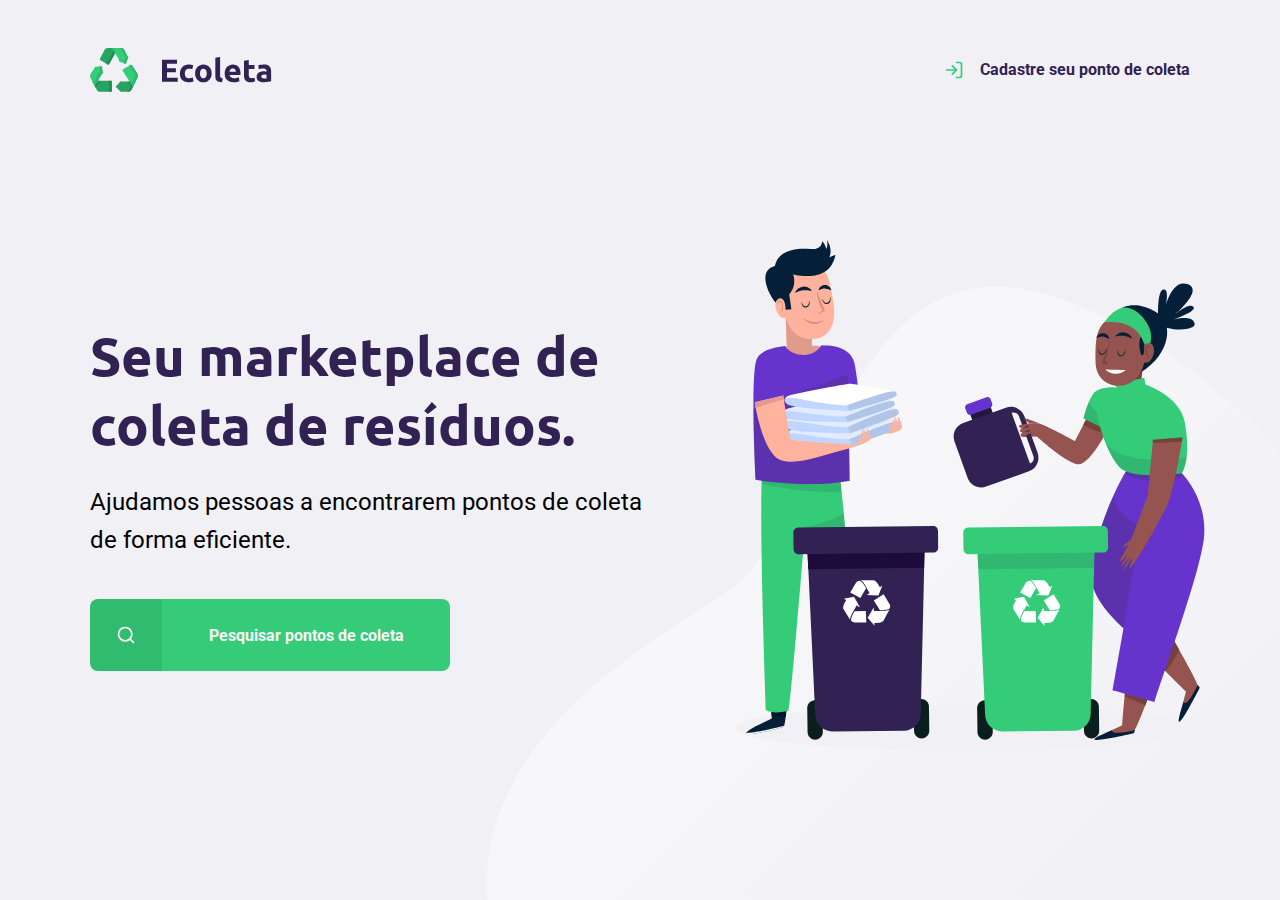
<file: index.html>
<!DOCTYPE html>
<html lang="pt-br">

<head>
    <meta charset="UTF-8">
    <meta name="viewport" content="width=device-width, initial-scale=1.0">
    <link href="https://fonts.googleapis.com/css2?family=Roboto&family=Ubuntu:wght@700&display=swap" rel="stylesheet">
    <link rel="stylesheet" href="./styles/main.css">
    <link rel="stylesheet" href="./styles/home.css">
    <link rel="stylesheet" href="./styles/responsive.css">

    <title>Ecoleta</title>
</head>

<body>

    <div id="page-home">

        <div class="content">
            <header>
                <img src="./assets/logo.svg" alt="Logomarca">
                <a href="#">
                    <span></span>
                    Cadastre seu ponto de coleta
                </a>
            </header>

            <main>
                <h1>Seu marketplace de coleta de resíduos.</h1>

                <p>Ajudamos pessoas a encontrarem pontos de coleta de forma eficiente.</p>

                <a href="#">
                    <span></span>
                    <strong>Pesquisar pontos de coleta</strong>
                </a>

            </main>

        </div>
    </div>

</body>

</html>
</file>
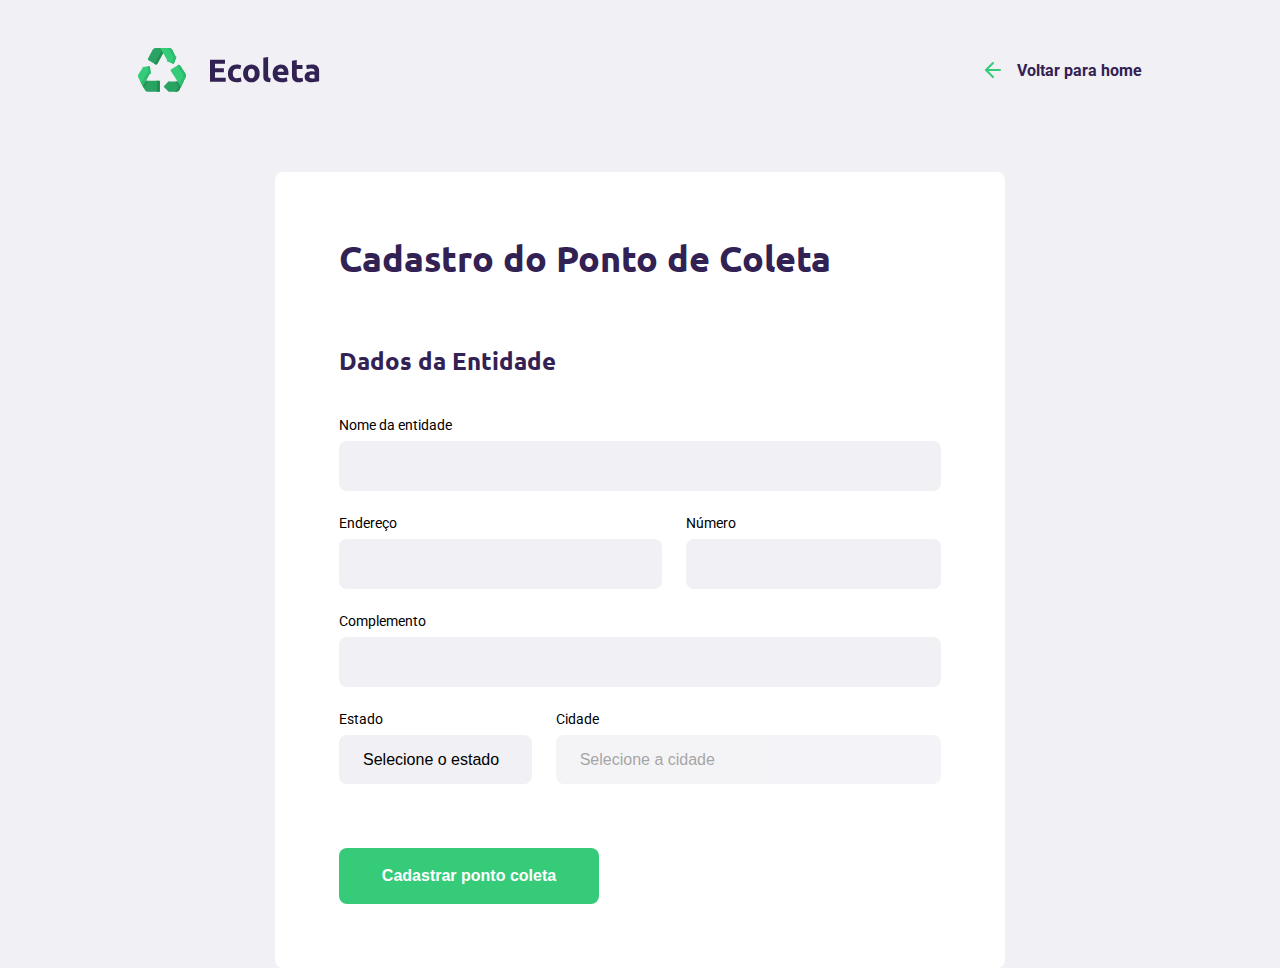
<file: create-point.html>
<!DOCTYPE html>
<html lang="pt-br">

<head>
    <meta charset="UTF-8">
    <meta name="viewport" content="width=device-width, initial-scale=1.0">
    <link href="https://fonts.googleapis.com/css2?family=Roboto&family=Ubuntu:wght@700&display=swap" rel="stylesheet">

    <link rel="stylesheet" href="./styles/main.css">
    <link rel="stylesheet" href="./styles/create-point.css">
    <link rel="stylesheet" href="./styles/responsive.css">

    <title>Cadastrar Ponto de Coleta</title>
</head>

<body>

    <div id="page-create-point">


        <header>
            <img src="./assets/logo.svg" alt="Logomarca">
            <a href="#">
                <span></span>
                Voltar para home
            </a>
        </header>

        <form action="">

            <h1>Cadastro do Ponto de Coleta</h1>

            <fieldset>
                <legend>
                    <h2>Dados da Entidade</h2>
                </legend>

                <!-- nome da entidade -->
                <div class="field">
                    <label for="nome">Nome da entidade</label>
                    <input type="text" name="nome">
                </div>

                <!-- Logradouro e número -->
                <div class="field-group-endereco">
                    <div class="field">
                        <label for="endereco">Endereço</label>
                        <input type="text" name="endereco">
                    </div>

                    <div class="field">
                        <label for="numero">Número</label>
                        <input type="number" name="numero">
                    </div>
                </div>

                <!-- Complemento -->
                <div class="field">
                    <label for="complemento">Complemento </label>
                    <input type="text" name="complemento">
                </div>

                <!-- Estado e cidade -->
                <div class="field-group-estado-cidade">
                    <div class="field">
                        <label for="estado">Estado</label>
                        <select name="uf">
                            <option value="">Selecione o estado</option>
                        </select>

                        <input type="hidden" name="estado">
                    </div>

                    <div class="field">
                        <label for="cidade">Cidade</label>
                        <select name="cidade" disabled>
                            <option value="">Selecione a cidade</option>
                        </select>
                    </div>
                </div>

            </fieldset>




            <!-- <fieldset>
                <legend>
                    <h2>Ítens de coleta</h2>
                </legend>
            </fieldset> -->

            <button type="submit">Cadastrar ponto coleta</button>


        </form>



    </div>

    <script src="./scripts/create-point.js"></script>
</body>

</html>
</file>
<file: styles/main.css>
:root{
    --title-color: #322153;
    --primary-color: #35cb79;
}

*{
    margin: 0;
    padding: 0;
    box-sizing: border-box;
}

html {
    font-family: 'Roboto', sans-serif;
}

body{
    background: #f0f0f5;
    -webkit-font-smoothing: antialiased;
}

a{
    text-decoration: none;
}


h1,h2,h3,h4,h5,h6{
    color: var(--title-color);
    font-family: 'Ubuntu',sans-serif;
}
</file>
<file: styles/home.css>
#page-home{
    height: 100vh; 
    background: url('../assets/home-background.svg') no-repeat ;
     background-position: 38vw bottom; 
}

#page-home .content {
    width: 90%;
    max-width: 1100px ;
    height: 100%;

    margin: 0 auto;

    display: flex;
    flex-direction: column;
}

#page-home header {

    margin-top: 48px;

    display: flex;
    align-items: center;
    justify-content: space-between;
}

#page-home header a{
    display: flex;

    color: var(--title-color);
    font-weight: 700;
  
}

#page-home header a span{
    display: flex;
    margin-right: 16px;
    
    background-image: url('../assets/log-in.svg');
    
    width: 20px;
    height: 20px;
}



#page-home main{
    display: flex;
    flex-direction: column;
    justify-content: center;

    flex: 1;

    max-width: 560px;
    height: 600;    

}


#page-home main h1{
    font-size: 54px;   
}

#page-home main p{
    font-size: 24px;
    line-height: 38px;
    margin-top: 24px;
}

#page-home main a{
    display: flex;
    align-items: center;

    width: 100%;
    max-width: 360px;
    height: 72px;

    margin-top: 40px;

    background:  var(--primary-color) ;
    border-radius: 8px;

    transition: 400ms;
}

#page-home main a:hover{
    background-color: #2fb86e ;
}

#page-home main a span {
    width: 72px;
    height: 72px;

    background-color: rgba(0,0,0,0.08) ;
    border-top-left-radius: 8px;
    border-bottom-left-radius: 8px;

    display: flex ;
    align-items: center;
    justify-content: center;
}


#page-home main a span::after {
    content: "";
    background-image: url('../assets/search.svg');

    width: 20px;
    height: 20px;
}


#page-home main a strong{
    flex: 1;
    color: #fafafa;
    text-align: center;

}
</file>
<file: styles/responsive.css>
@media (max-width: 900px){
    #page-home {
        background-position-x: 70vw;
    }

    #page-home .content {
        align-items: center;
        text-align: center;
    }

    #page-home header a{
        position: absolute;
        bottom: 40px;

        left: 50%;
        transform: translateX(-50%);
    }

    #page-home main{
        align-items: center;
    }
}

@media (min-width: 1700px){
    #page-home{
        background-position-x: 40vw
    }
}

@media (max-heigth: 760px){
    #page-home{
        background-position-y: 200px
    }
}
</file>
<file: styles/create-point.css>
#page-create-point {
    width: 90%;
    max-width: 1100px;

    /* Alinhamento de Caixa pelo lado de Fora  */
    margin: 0 auto;
}


#page-create-point header {
    margin: 48px;
    display: flex;
    justify-content: space-between;
    align-items: center;

}

#page-create-point a {
    color: var(--title-color);
    font-weight: bold;

    display: flex;
    align-items: center;
}

#page-create-point a span{
    margin-right: 16px;
    background-image: url('../assets/arrow-left.svg');

    display: flex;

    width: 20px;
    height: 24px;
}



form{
        
    background-color: white;

    margin: 0 auto;
    /* Distanciamento do topo */
    margin-top: 80px;

    /* Defini o tamanho da Caixa  */
    padding: 64px;

    /* Arredondamento da caixa */
    border-radius: 8px;

    /* Tamanho maximo da caixa */
    max-width: 730px;

}


form h1{
    font-size: 36px;    
}


form fieldset{
    margin-top: 64px;
    border: 0;
}

form legend{
    margin-bottom: 40px;
}

form legend h2{
    font-size: 24px;
}

form .field{
    
    display: flex;
    flex-direction: column;

    flex: 1;
    margin-bottom: 24px;    


}

form .field-group-endereco {
    display: flex;
}

form .field-group-estado-cidade {
    display: flex;
    
}

form input, form select{
    background-color: #f0f0f5;
    
    border: 0;
    padding: 16px 24px;
    
    font-size: 16px;

    border-radius: 8px;

    /* Deixará o input sem a borda ao clicar  */
    /* outline: none; */
}

form select {
    -webkit-appearance: none;
    -moz-appearance: none;
    appearance: none;
}


form label {

    font-size: 14px;
    margin-bottom: 8px;
}

form .field-group-endereco .field + .field {
    margin-left: 24px;
    flex-grow: 0;
}

form .field-group-estado-cidade .field + .field {
    margin-left: 24px;
    flex-grow: 2;
}


form button{
    width: 260px;
    height: 56px;
    
    background-color: var(--primary-color);
    border-radius: 8px;
    
    color: white;
    font-weight: bold;
    font-size: 16px;

    border: 0;

    margin-top: 40px;

    transition: backgroud-color 400ms;
}


form button:hover{
    background-color: #2fb86e;
}
</file>
